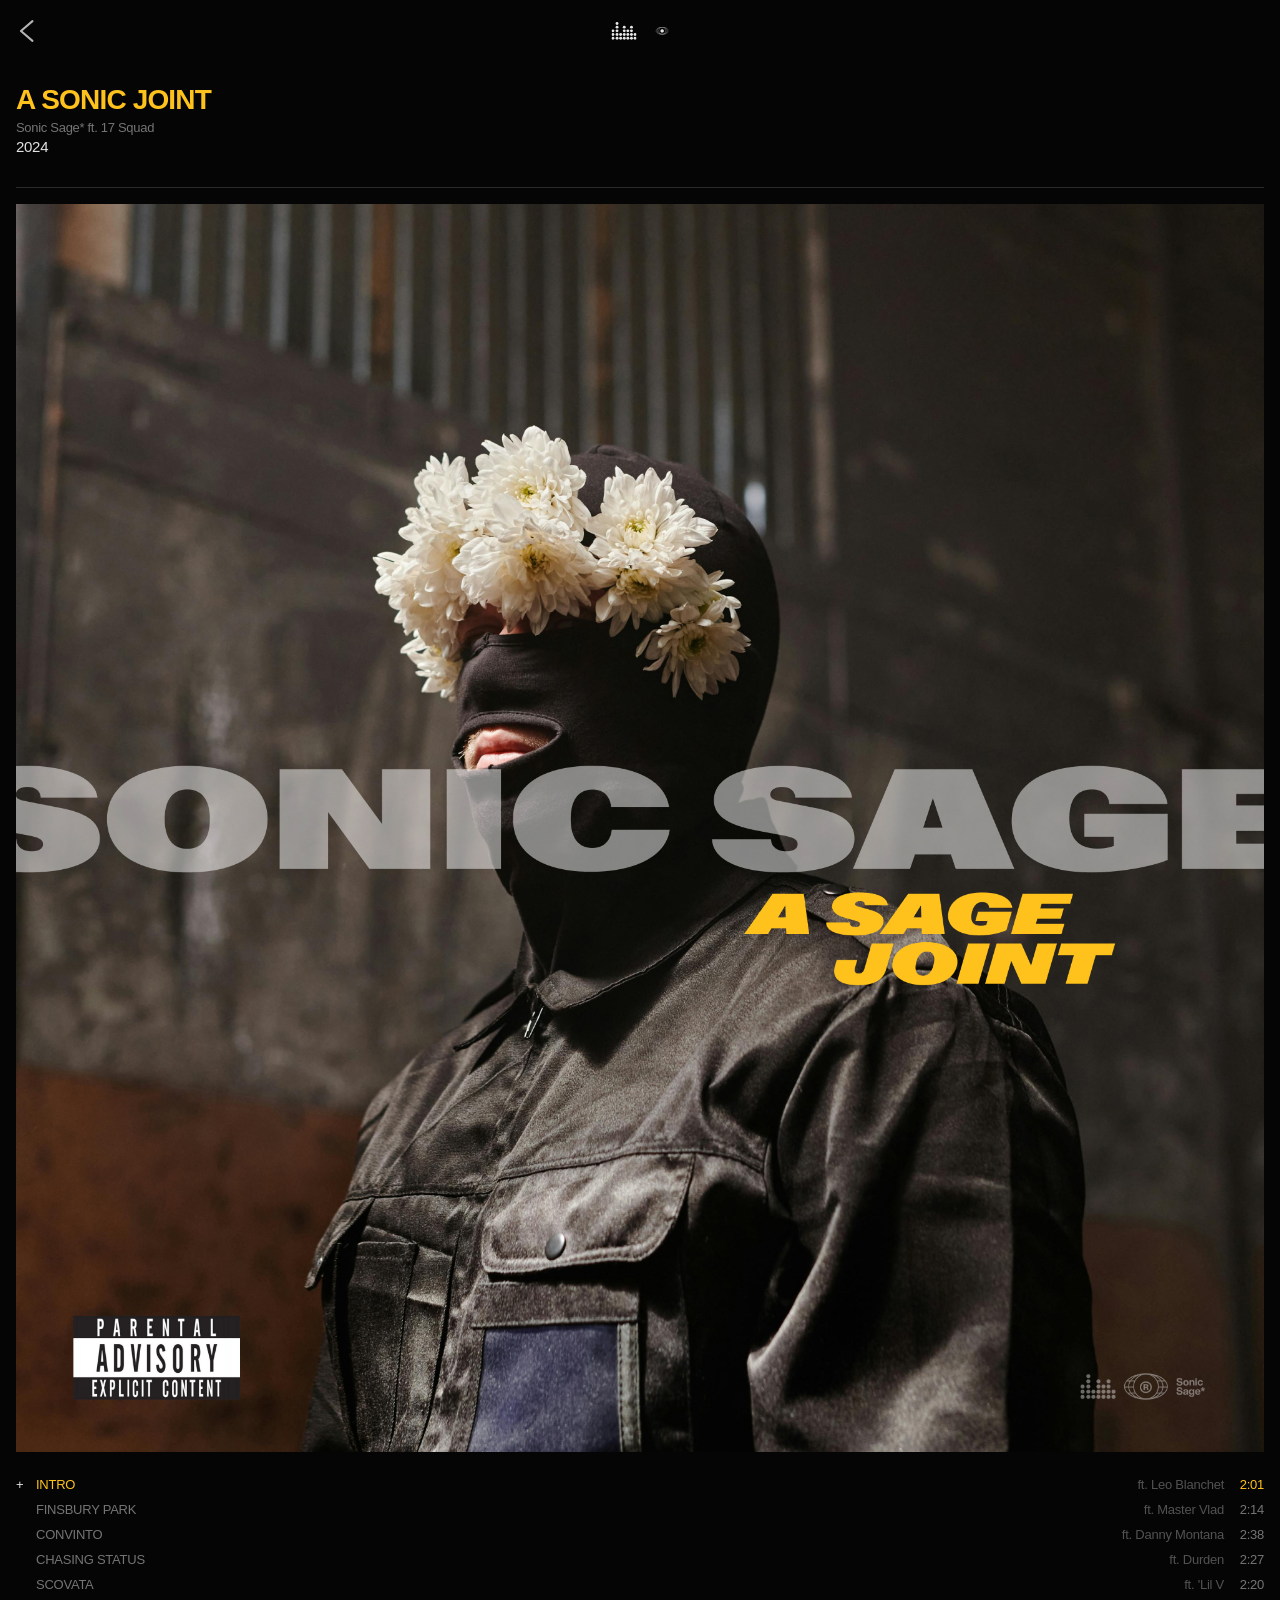
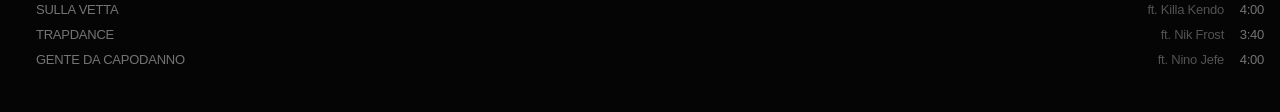
<file: mockup-mobile.html>
<!DOCTYPE html>
<html lang="en">
<head>
  <meta charset="UTF-8">
  <meta name="viewport" content="width=device-width, initial-scale=1.0">
  <title>Mobile Mockup</title>
  <link href="https://api.fontshare.com/v2/css?f[]=switzer@400,500,600,700&display=swap" rel="stylesheet">
  <style>
    * { margin: 0; padding: 0; box-sizing: border-box; }
    body {
      background: #050505;
      color: #E3E3E3;
      font-family: 'Switzer', sans-serif;
      min-height: 100vh;
      -webkit-font-smoothing: antialiased;
    }

    /* ── Header ── */
    .header {
      position: relative;
      display: flex;
      align-items: center;
      justify-content: space-between;
      padding: 17px 16px;
    }

    .back-btn {
      width: 28px;
      height: 28px;
      opacity: 0.7;
    }

    .header-icons {
      position: absolute;
      left: 50%;
      transform: translateX(-50%);
      display: flex;
      gap: 7px;
      align-items: center;
    }

    .header-icons .icon-eq {
      width: 25px;
      height: auto;
      opacity: 0.9;
    }

    .header-icons .icon-globe {
      width: 25px;
      height: auto;
      opacity: 0.9;
    }

    /* ── Album Info ── */
    .album-info {
      padding: 24px 16px 16px;
    }

    .album-title {
      font-size: 28px;
      font-weight: 700;
      letter-spacing: -0.03em;
      line-height: 1;
      color: #ffc21d;
    }

    .album-artist {
      font-size: 13px;
      font-weight: 500;
      color: rgba(227, 227, 227, 0.5);
      margin-top: 6px;
      letter-spacing: -0.3px;
    }

    .album-year {
      font-size: 15px;
      font-weight: 500;
      color: #E3E3E3;
      margin-top: 3px;
      letter-spacing: -0.3px;
    }

    /* ── Divider ── */
    .divider {
      height: 1px;
      background: rgba(255, 255, 255, 0.15);
      margin: 16px 16px;
    }

    /* ── Cover ── */
    .cover {
      padding: 0 16px;
    }

    .cover img {
      width: 100%;
      aspect-ratio: 1;
      object-fit: cover;
      display: block;
    }

    /* ── Tracklist ── */
    .tracklist {
      padding: 20px 16px 40px;
      list-style: none;
    }

    .track {
      display: flex;
      align-items: baseline;
      gap: 8px;
      padding: 3px 0;
      font-size: 13px;
      font-weight: 500;
      letter-spacing: -0.24px;
      line-height: 19px;
      color: rgba(227, 227, 227, 0.5);
    }

    .track--active {
      color: #ffc21d;
    }

    .track-marker {
      width: 12px;
      flex-shrink: 0;
      visibility: hidden;
    }

    .track--active .track-marker {
      visibility: visible;
      color: #E3E3E3;
    }

    .track-name {
      flex: 1;
    }

    .track-feat {
      color: rgba(227, 227, 227, 0.35);
    }

    .track-dur {
      text-align: right;
      min-width: 32px;
    }
  </style>
</head>
<body>

  <!-- Header: back arrow + icons -->
  <header class="header">
    <svg class="back-btn" viewBox="0 0 34 30" fill="none">
      <path d="M20 3L6 15L20 27" stroke="white" stroke-width="2.5" stroke-linecap="round" stroke-linejoin="round"/>
    </svg>
    <div class="header-icons">
      <svg class="icon-eq" viewBox="0 0 17.2245 12.1648" fill="none" xmlns="http://www.w3.org/2000/svg">
        <circle cx="0.993118" cy="11.1716" r="0.993118" fill="white"/>
        <circle cx="0.993118" cy="8.6271" r="0.993118" fill="white"/>
        <circle cx="0.993118" cy="6.08213" r="0.993118" fill="white"/>
        <circle cx="3.81656" cy="11.1716" r="0.993118" fill="white"/>
        <circle cx="3.81656" cy="8.6271" r="0.993118" fill="white"/>
        <circle cx="3.81656" cy="6.08213" r="0.993118" fill="white"/>
        <circle cx="3.81656" cy="3.53765" r="0.993118" fill="white"/>
        <circle cx="3.81656" cy="0.993118" r="0.993118" fill="white"/>
        <circle cx="6.29937" cy="11.1716" r="0.993118" fill="white"/>
        <circle cx="6.29937" cy="8.6271" r="0.993118" fill="white"/>
        <circle cx="8.78218" cy="11.1716" r="0.993118" fill="white"/>
        <circle cx="8.78218" cy="8.6271" r="0.993118" fill="white"/>
        <circle cx="8.78218" cy="6.08213" r="0.993118" fill="white"/>
        <circle cx="8.78218" cy="3.53765" r="0.993118" fill="white"/>
        <circle cx="11.265" cy="11.1716" r="0.993118" fill="white"/>
        <circle cx="11.265" cy="8.6271" r="0.993118" fill="white"/>
        <circle cx="11.265" cy="6.08213" r="0.993118" fill="white"/>
        <circle cx="13.7478" cy="11.1716" r="0.993118" fill="white"/>
        <circle cx="13.7478" cy="8.6271" r="0.993118" fill="white"/>
        <circle cx="13.7478" cy="6.08213" r="0.993118" fill="white"/>
        <circle cx="13.7478" cy="3.53765" r="0.993118" fill="white"/>
        <circle cx="16.2314" cy="11.1716" r="0.993118" fill="white"/>
        <circle cx="16.2314" cy="8.6271" r="0.993118" fill="white"/>
      </svg>
      <svg class="icon-globe" viewBox="0 0 84 26" fill="none" xmlns="http://www.w3.org/2000/svg">
        <path d="M62.7564 18.8441C61.6927 18.8458 60.7199 18.6011 59.8383 18.1099C58.9566 17.6149 58.2593 16.9424 57.7466 16.0922C57.2375 15.2421 56.9822 14.3075 56.9805 13.2885C56.9788 12.2621 57.231 11.323 57.7372 10.4711C58.2471 9.61553 58.9421 8.93879 59.8222 8.4409C60.7022 7.94302 61.6741 7.69319 62.7378 7.69142C63.7941 7.68966 64.7613 7.93626 65.6392 8.43121C66.5172 8.92617 67.2107 9.6006 67.7197 10.4545C68.2287 11.3046 68.4841 12.2429 68.4858 13.2694C68.4875 14.2883 68.2353 15.2237 67.7291 16.0756C67.2229 16.9274 66.5316 17.6023 65.6553 18.1002C64.779 18.5943 63.8127 18.8423 62.7564 18.8441Z" fill="white"/>
        <path d="M62.8936 0.431641C68.6264 0.431641 73.796 1.82765 77.5176 4.06152C81.2475 6.30052 83.457 9.33384 83.457 12.6025C83.457 15.8712 81.2475 18.9046 77.5176 21.1436C73.796 23.3774 68.6264 24.7725 62.8936 24.7725C57.161 24.7724 51.992 23.3773 48.2705 21.1436C44.5404 18.9046 42.3301 15.8713 42.3301 12.6025C42.3301 9.33375 44.5404 6.30054 48.2705 4.06152C51.992 1.82777 57.1609 0.431654 62.8936 0.431641Z" stroke="white" stroke-width="0.864"/>
        <path d="M62.7354 0.431641C67.3257 0.431699 71.4649 1.81834 74.4463 4.03809C77.4274 6.25783 79.2295 9.29048 79.2295 12.6025C79.2294 15.9146 77.4275 18.9473 74.4463 21.167C71.4649 23.3867 67.3257 24.7724 62.7354 24.7725C58.145 24.7725 54.0058 23.3868 51.0244 21.167C48.043 18.9472 46.2403 15.9147 46.2402 12.6025C46.2402 9.29034 48.043 6.25786 51.0244 4.03809C54.0058 1.8183 58.1449 0.431641 62.7354 0.431641Z" stroke="white" stroke-width="0.864"/>
        <circle cx="62.891" cy="12.5697" r="11.8965" stroke="white" stroke-width="0.864"/>
      </svg>
    </div>
  </header>

  <!-- Album info -->
  <div class="album-info">
    <h1 class="album-title">A SONIC JOINT</h1>
    <p class="album-artist">Sonic Sage* ft. 17 Squad</p>
    <p class="album-year">2024</p>
  </div>

  <div class="divider"></div>

  <!-- Cover -->
  <div class="cover">
    <img src="A Sonic Joint - Ft. 17 Squad/A SAGE JOINT EP [2024].jpg" alt="A Sonic Joint">
  </div>

  <!-- Tracklist -->
  <ul class="tracklist">
    <li class="track track--active">
      <span class="track-marker">+</span>
      <span class="track-name">INTRO</span>
      <span class="track-feat">ft. Leo Blanchet</span>
      <span class="track-dur">2:01</span>
    </li>
    <li class="track">
      <span class="track-marker">+</span>
      <span class="track-name">FINSBURY PARK</span>
      <span class="track-feat">ft. Master Vlad</span>
      <span class="track-dur">2:14</span>
    </li>
    <li class="track">
      <span class="track-marker">+</span>
      <span class="track-name">CONVINTO</span>
      <span class="track-feat">ft. Danny Montana</span>
      <span class="track-dur">2:38</span>
    </li>
    <li class="track">
      <span class="track-marker">+</span>
      <span class="track-name">CHASING STATUS</span>
      <span class="track-feat">ft. Durden</span>
      <span class="track-dur">2:27</span>
    </li>
    <li class="track">
      <span class="track-marker">+</span>
      <span class="track-name">SCOVATA</span>
      <span class="track-feat">ft. 'Lil V</span>
      <span class="track-dur">2:20</span>
    </li>
    <li class="track">
      <span class="track-marker">+</span>
      <span class="track-name">SULLA VETTA</span>
      <span class="track-feat">ft. Killa Kendo</span>
      <span class="track-dur">4:00</span>
    </li>
    <li class="track">
      <span class="track-marker">+</span>
      <span class="track-name">TRAPDANCE</span>
      <span class="track-feat">ft. Nik Frost</span>
      <span class="track-dur">3:40</span>
    </li>
    <li class="track">
      <span class="track-marker">+</span>
      <span class="track-name">GENTE DA CAPODANNO</span>
      <span class="track-feat">ft. Nino Jefe</span>
      <span class="track-dur">4:00</span>
    </li>
  </ul>

</body>
</html>
</file>
